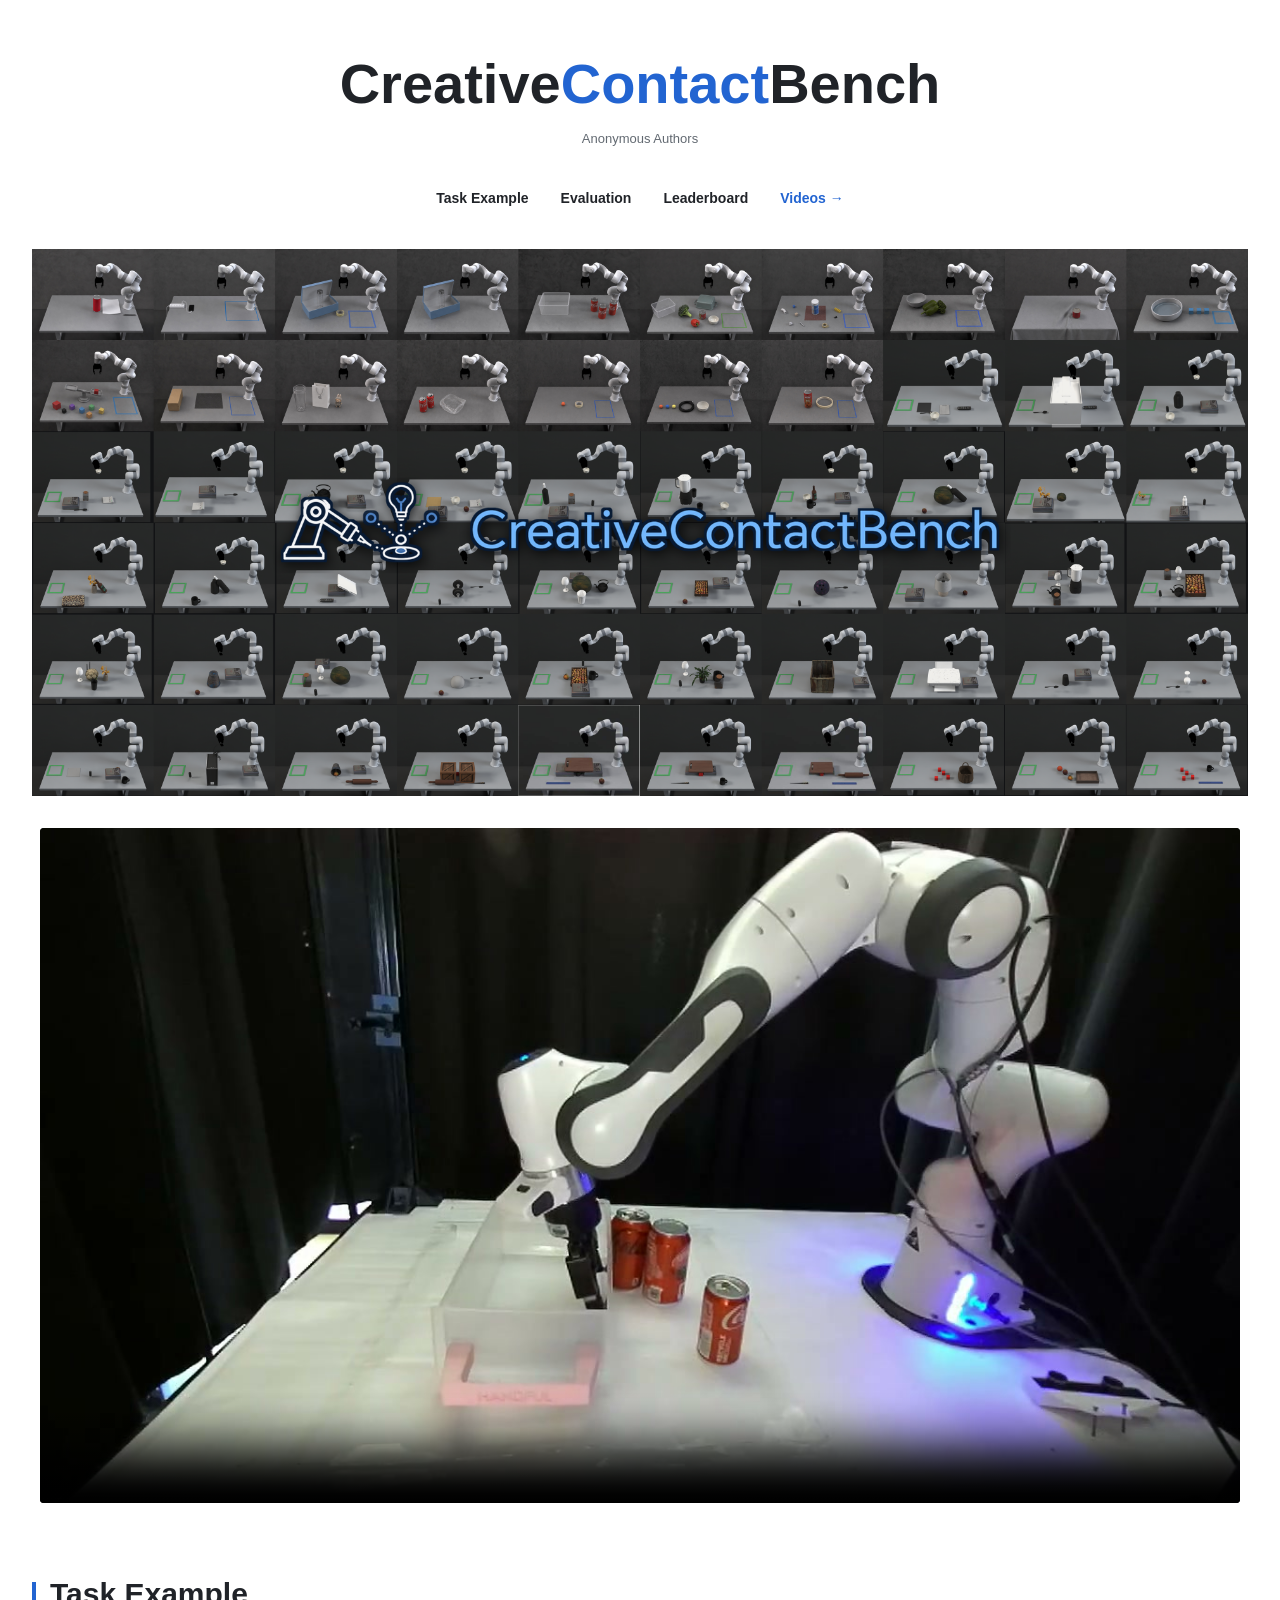
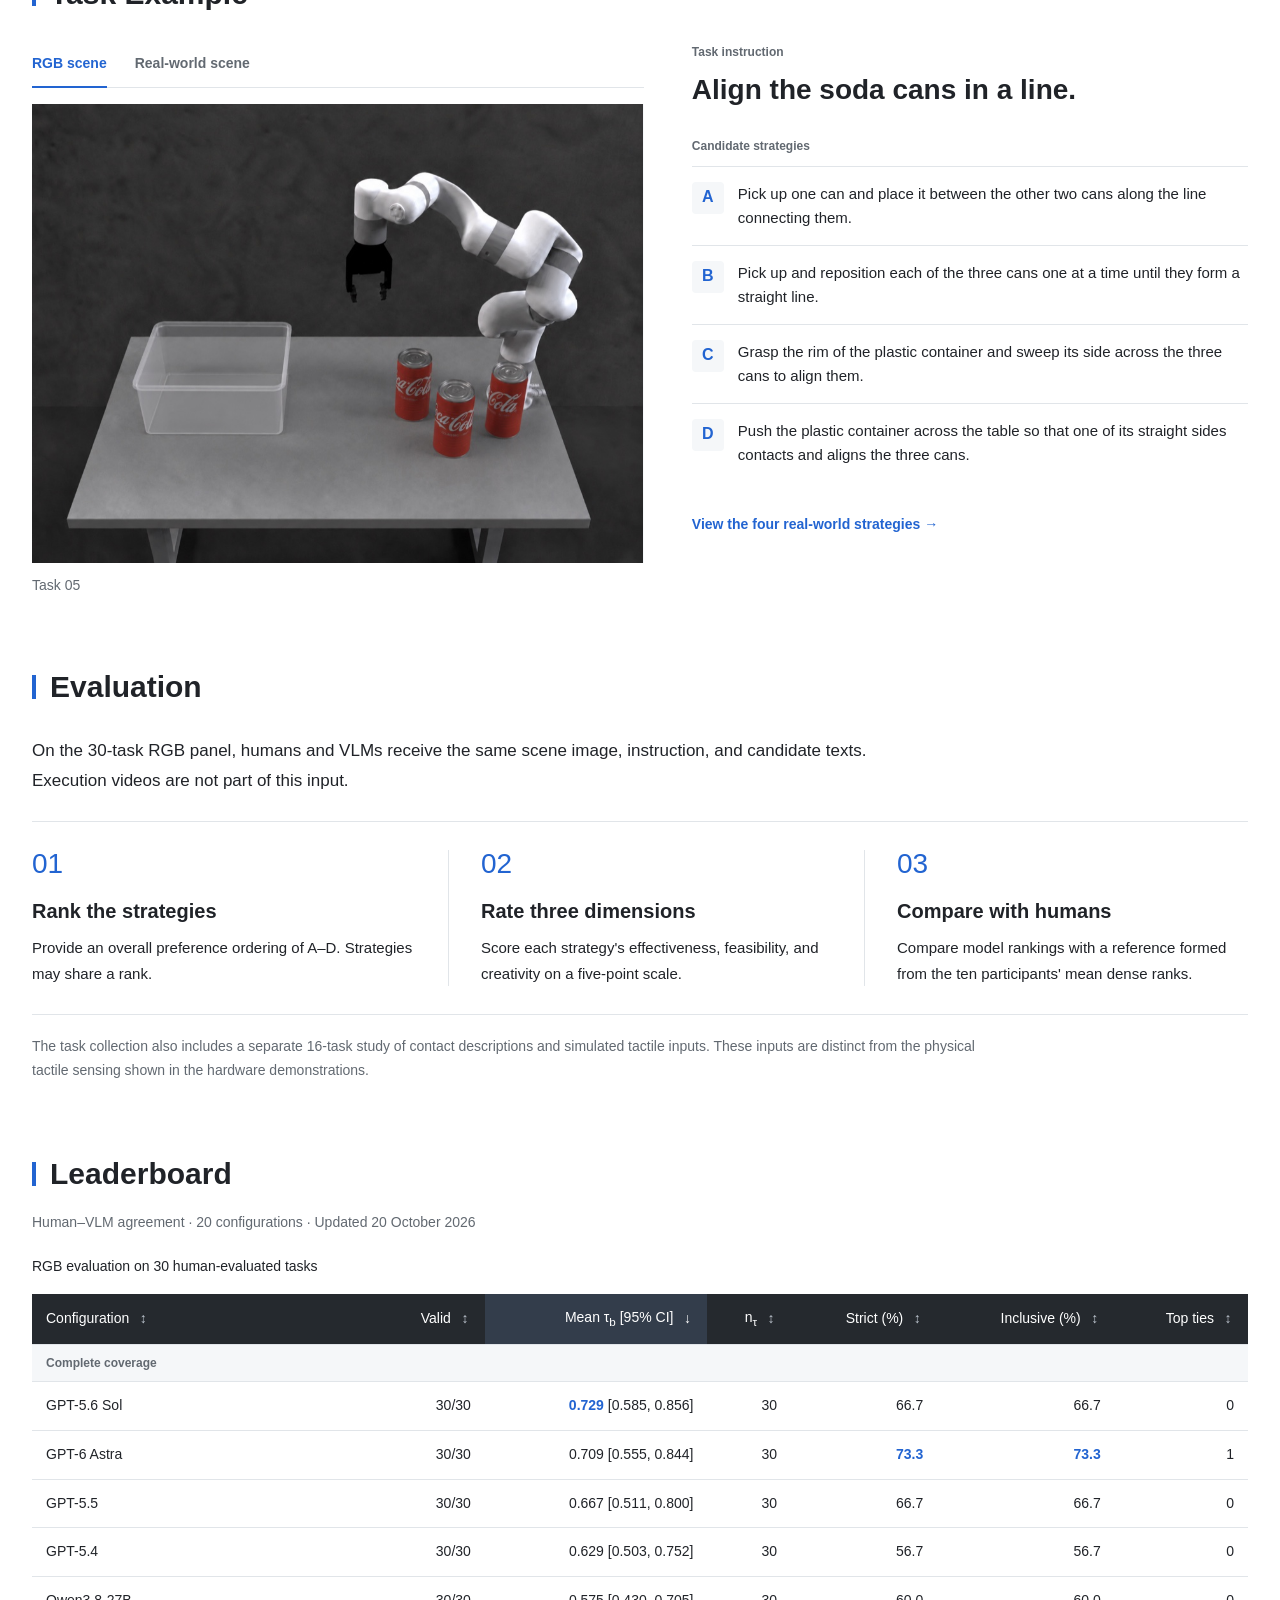
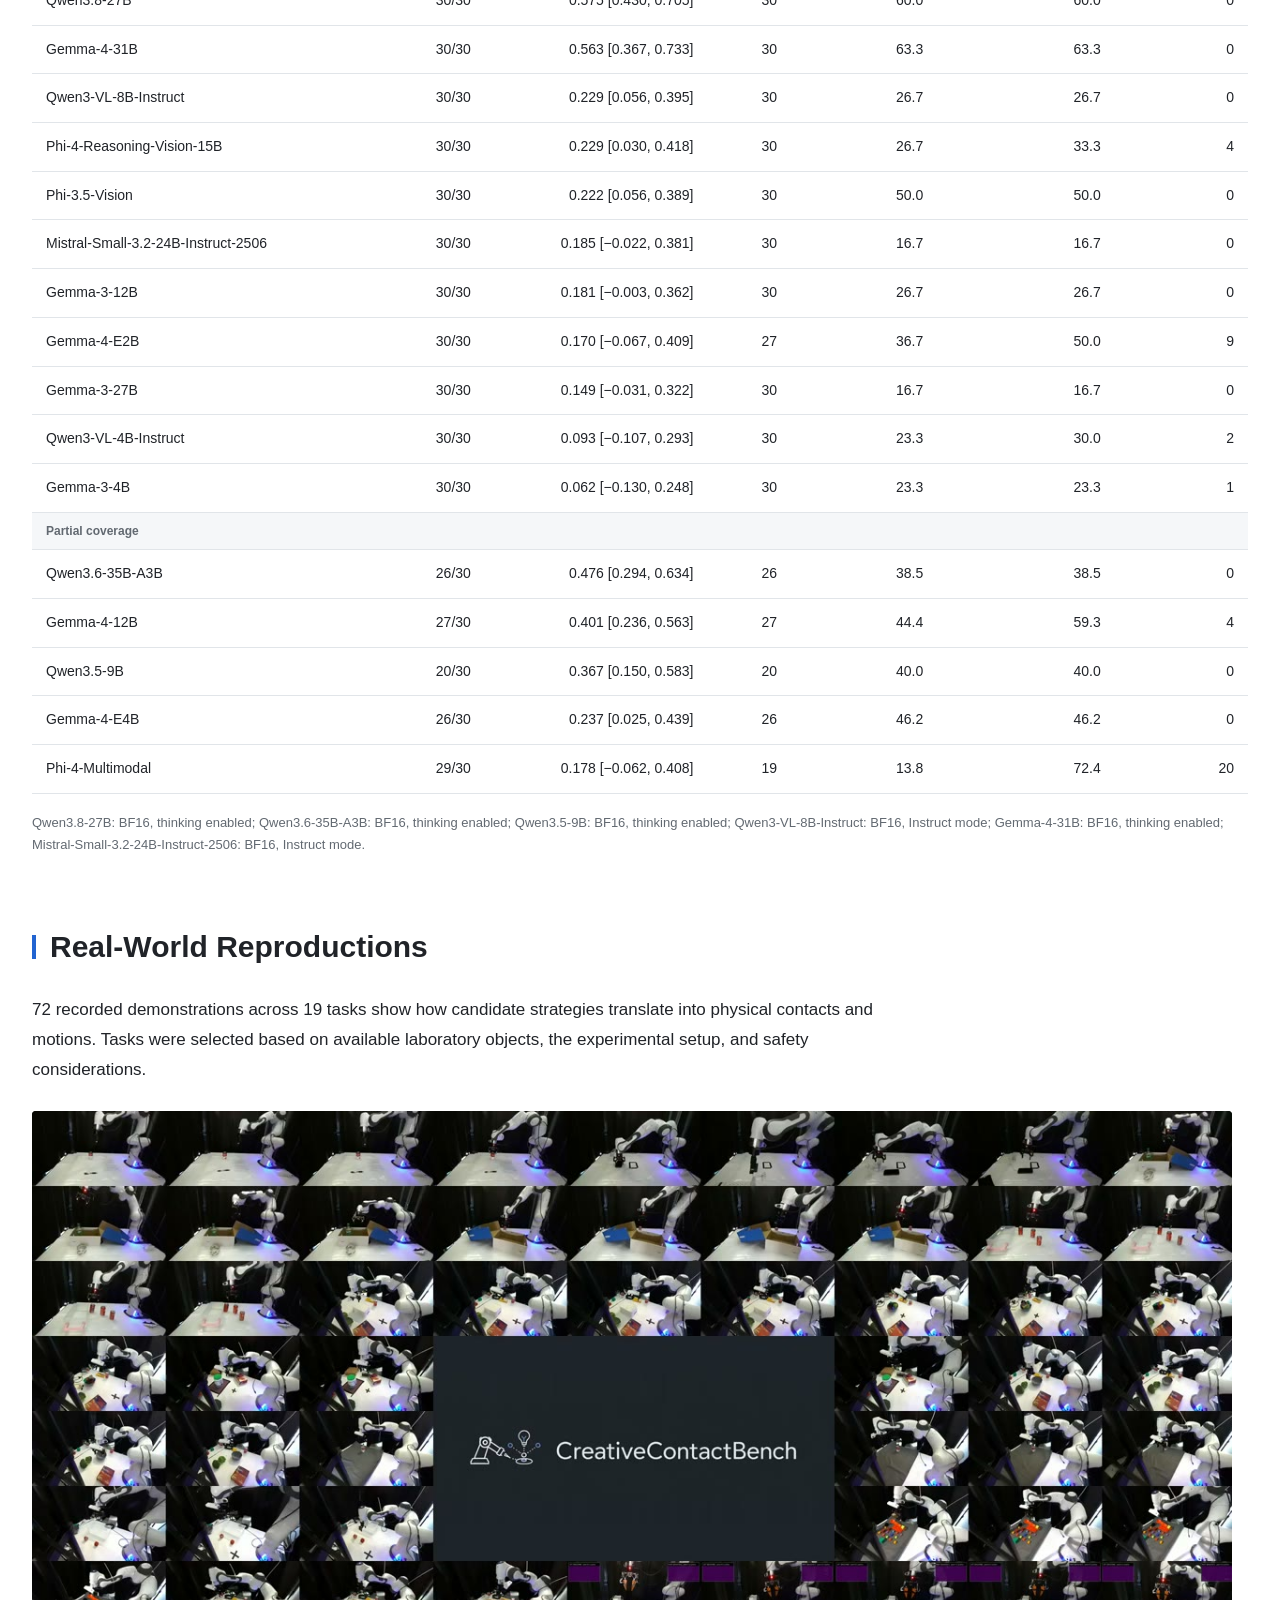
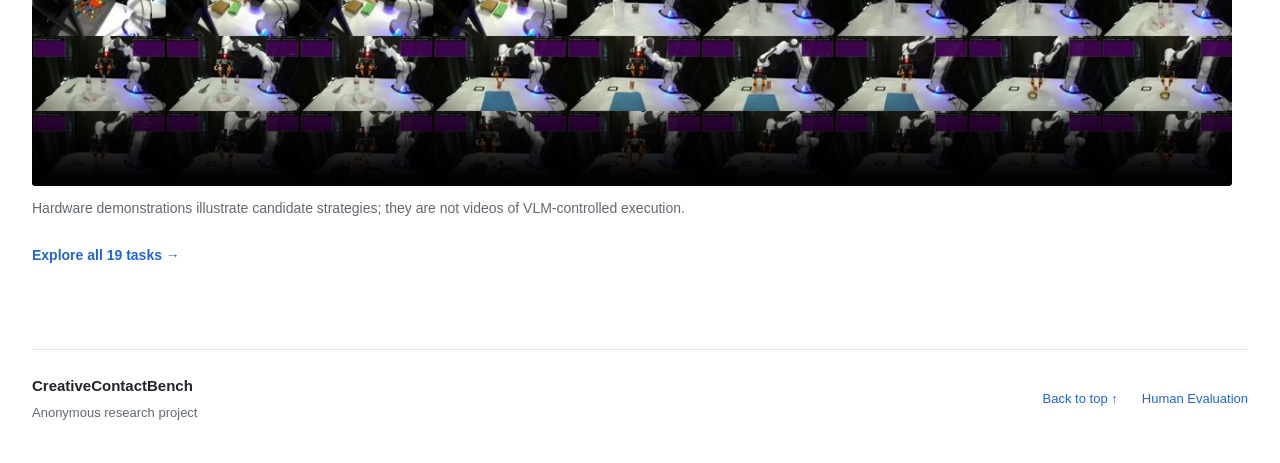
<file: index.html>
<!doctype html>
<html lang="en">
  <head>
    <meta charset="utf-8" />
    <meta name="viewport" content="width=device-width, initial-scale=1" />
    <title>CreativeContactBench</title>
    <meta
      name="description"
      content="A benchmark for recognizing useful, non-obvious, and physically feasible manipulation strategies. Explore tasks, human-VLM agreement, and real-world demonstrations."
    />
    <link rel="icon" href="data:," />
    <link rel="stylesheet" href="styles.css?v=20261004-home" />
    <link rel="stylesheet" href="home.css?v=20261020-note-wrap" />
    <script src="home.js?v=20261005-refine-1" defer></script>
    <script src="leaderboard.js?v=20261005-sort" defer></script>
  </head>
  <body>
    <a class="skip-link" href="#project-video">Skip to content</a>
    <main class="page home-page">
      <header class="hero" id="top">
        <h1>Creative<span class="brand-accent">Contact</span>Bench</h1>

        <p class="authors">
          Anonymous Authors
        </p>

        <nav class="links" aria-label="Project links">
          <a href="#task-example">Task Example</a>
          <a href="#evaluation">Evaluation</a>
          <a href="#results">Leaderboard</a>
          <a href="./videos/index.html">Videos &rarr;</a>
        </nav>
      </header>

      <figure class="scene-overview">
        <img class="rgb-overview-poster" src="./assets/images/creativecontactbench-rgb-poster-overlay.png" alt="CreativeContactBench RGB poster showing benchmark scenes around the project logo" width="3840" height="1728" fetchpriority="high" />
      </figure>

      <figure class="project-film" id="project-video">
        <video controls playsinline preload="none" width="1920" height="1080" poster="./assets/images/project-film-contact.jpg" aria-label="CreativeContactBench full project video" data-home-video>
          <source src="./assets/video/CCB_sup_v5.mp4" type="video/mp4" />
          <a href="./assets/video/CCB_sup_v5.mp4">Open the project video</a>
        </video>
        <p class="media-fallback" hidden>The video could not be loaded. <a href="./assets/video/CCB_sup_v5.mp4">Open the MP4</a>.</p>
      </figure>

      <section class="section" id="task-example" aria-labelledby="example-title">
        <h2 id="example-title">Task Example</h2>
        <div class="example-layout">
          <figure class="example-scene">
            <div class="scene-tabs" role="tablist" aria-label="Task 05 scene" hidden>
              <button type="button" id="rgb-tab" role="tab" aria-controls="rgb-scene" aria-selected="true">RGB scene</button>
              <button type="button" id="real-tab" role="tab" aria-controls="real-scene" aria-selected="false" tabindex="-1">Real-world scene</button>
            </div>
            <div id="rgb-scene" class="scene-panel" role="tabpanel" aria-labelledby="rgb-tab" tabindex="0">
              <img src="./videos/posters/task-05.jpg" alt="An RGB scene with a robot, three soda cans, and a plastic container on a table" width="800" height="600" loading="lazy" decoding="async" />
            </div>
            <div id="real-scene" class="scene-panel" role="tabpanel" aria-labelledby="real-tab" tabindex="0" hidden>
              <img src="./assets/images/task05-real-initial.png" alt="The real-world Task 05 setup: a robot above three soda cans and a plastic container" width="1280" height="720" loading="lazy" decoding="async" />
            </div>
            <figcaption>Task 05</figcaption>
          </figure>
          <div class="example-options">
            <p class="section-label">Task instruction</p>
            <h3>Align the soda cans in a line.</h3>
            <p class="section-label">Candidate strategies</p>
            <ol class="strategy-list" type="A">
              <li><span class="strategy-letter" aria-hidden="true">A</span><p>Pick up one can and place it between the other two cans along the line connecting them.</p></li>
              <li><span class="strategy-letter" aria-hidden="true">B</span><p>Pick up and reposition each of the three cans one at a time until they form a straight line.</p></li>
              <li><span class="strategy-letter" aria-hidden="true">C</span><p>Grasp the rim of the plastic container and sweep its side across the three cans to align them.</p></li>
              <li><span class="strategy-letter" aria-hidden="true">D</span><p>Push the plastic container across the table so that one of its straight sides contacts and aligns the three cans.</p></li>
            </ol>
            <a class="text-link" href="./videos/task.html?id=task-5">View the four real-world strategies &rarr;</a>
          </div>
        </div>
      </section>

      <section class="section" id="evaluation" aria-labelledby="evaluation-title">
        <h2 id="evaluation-title">Evaluation</h2>
        <p class="section-intro">On the 30-task RGB panel, humans and VLMs receive the same scene image, instruction, and candidate texts. Execution videos are not part of this input.</p>
        <div class="evaluation-steps">
          <div><span class="step-number" aria-hidden="true">01</span><h3>Rank the strategies</h3><p>Provide an overall preference ordering of A&ndash;D. Strategies may share a rank.</p></div>
          <div><span class="step-number" aria-hidden="true">02</span><h3>Rate three dimensions</h3><p>Score each strategy's effectiveness, feasibility, and creativity on a five-point scale.</p></div>
          <div><span class="step-number" aria-hidden="true">03</span><h3>Compare with humans</h3><p>Compare model rankings with a reference formed from the ten participants' mean dense ranks.</p></div>
        </div>
        <p class="scope-note">The task collection also includes a separate 16-task study of contact descriptions and simulated tactile inputs. These inputs are distinct from the physical tactile sensing shown in the hardware demonstrations.</p>
      </section>

      <section class="section" id="results" aria-labelledby="results-title">
        <h2 id="results-title">Leaderboard</h2>
        <p class="results-context">Human&ndash;VLM agreement &middot; 20 configurations &middot; Updated 20 October 2026</p>
        <div class="leaderboard-scroll" role="region" aria-labelledby="results-title" tabindex="0">
          <table class="leaderboard" aria-describedby="leaderboard-notes">
            <caption>RGB evaluation on 30 human-evaluated tasks</caption>
            <thead>
              <tr>
                <th scope="col" data-sort-type="text">Configuration</th>
                <th scope="col" data-sort-type="ratio">Valid</th>
                <th scope="col" data-sort-type="number" data-sort-default="descending">Mean &tau;<sub>b</sub> [95% CI]</th>
                <th scope="col" data-sort-type="number">n<sub>&tau;</sub></th>
                <th scope="col" data-sort-type="number">Strict (%)</th>
                <th scope="col" data-sort-type="number">Inclusive (%)</th>
                <th scope="col" data-sort-type="number">Top ties</th>
              </tr>
            </thead>
            <tbody aria-label="Complete coverage">
              <tr class="leaderboard-group"><th colspan="7" scope="rowgroup">Complete coverage</th></tr>
              <tr><th scope="row">GPT-5.6 Sol</th><td>30/30</td><td><strong>0.729</strong> [0.585, 0.856]</td><td>30</td><td title="20/30 eligible valid tasks">66.7</td><td title="20/30 eligible valid tasks">66.7</td><td>0</td></tr>
              <tr><th scope="row">GPT-6 Astra</th><td>30/30</td><td>0.709 [0.555, 0.844]</td><td>30</td><td title="22/30 eligible valid tasks"><strong>73.3</strong></td><td title="22/30 eligible valid tasks"><strong>73.3</strong></td><td>1</td></tr>
              <tr><th scope="row">GPT-5.5</th><td>30/30</td><td>0.667 [0.511, 0.800]</td><td>30</td><td title="20/30 eligible valid tasks">66.7</td><td title="20/30 eligible valid tasks">66.7</td><td>0</td></tr>
              <tr><th scope="row">GPT-5.4</th><td>30/30</td><td>0.629 [0.503, 0.752]</td><td>30</td><td title="17/30 eligible valid tasks">56.7</td><td title="17/30 eligible valid tasks">56.7</td><td>0</td></tr>
              <tr><th scope="row">Qwen3.8-27B</th><td>30/30</td><td>0.575 [0.430, 0.705]</td><td>30</td><td title="18/30 eligible valid tasks">60.0</td><td title="18/30 eligible valid tasks">60.0</td><td>0</td></tr>
              <tr><th scope="row">Gemma-4-31B</th><td>30/30</td><td>0.563 [0.367, 0.733]</td><td>30</td><td title="19/30 eligible valid tasks">63.3</td><td title="19/30 eligible valid tasks">63.3</td><td>0</td></tr>
              <tr><th scope="row">Qwen3-VL-8B-Instruct</th><td>30/30</td><td>0.229 [0.056, 0.395]</td><td>30</td><td title="8/30 eligible valid tasks">26.7</td><td title="8/30 eligible valid tasks">26.7</td><td>0</td></tr>
              <tr><th scope="row">Phi-4-Reasoning-Vision-15B</th><td>30/30</td><td>0.229 [0.030, 0.418]</td><td>30</td><td title="8/30 eligible valid tasks">26.7</td><td title="10/30 eligible valid tasks">33.3</td><td>4</td></tr>
              <tr><th scope="row">Phi-3.5-Vision</th><td>30/30</td><td>0.222 [0.056, 0.389]</td><td>30</td><td title="15/30 eligible valid tasks">50.0</td><td title="15/30 eligible valid tasks">50.0</td><td>0</td></tr>
              <tr><th scope="row">Mistral-Small-3.2-24B-Instruct-2506</th><td>30/30</td><td>0.185 [−0.022, 0.381]</td><td>30</td><td title="5/30 eligible valid tasks">16.7</td><td title="5/30 eligible valid tasks">16.7</td><td>0</td></tr>
              <tr><th scope="row">Gemma-3-12B</th><td>30/30</td><td>0.181 [−0.003, 0.362]</td><td>30</td><td title="8/30 eligible valid tasks">26.7</td><td title="8/30 eligible valid tasks">26.7</td><td>0</td></tr>
              <tr><th scope="row">Gemma-4-E2B</th><td>30/30</td><td>0.170 [−0.067, 0.409]</td><td>27</td><td title="11/30 eligible valid tasks">36.7</td><td title="15/30 eligible valid tasks">50.0</td><td>9</td></tr>
              <tr><th scope="row">Gemma-3-27B</th><td>30/30</td><td>0.149 [−0.031, 0.322]</td><td>30</td><td title="5/30 eligible valid tasks">16.7</td><td title="5/30 eligible valid tasks">16.7</td><td>0</td></tr>
              <tr><th scope="row">Qwen3-VL-4B-Instruct</th><td>30/30</td><td>0.093 [−0.107, 0.293]</td><td>30</td><td title="7/30 eligible valid tasks">23.3</td><td title="9/30 eligible valid tasks">30.0</td><td>2</td></tr>
              <tr><th scope="row">Gemma-3-4B</th><td>30/30</td><td>0.062 [−0.130, 0.248]</td><td>30</td><td title="7/30 eligible valid tasks">23.3</td><td title="7/30 eligible valid tasks">23.3</td><td>1</td></tr>
            </tbody>
            <tbody aria-label="Partial coverage">
              <tr class="leaderboard-group"><th colspan="7" scope="rowgroup">Partial coverage</th></tr>
              <tr><th scope="row">Qwen3.6-35B-A3B</th><td>26/30</td><td>0.476 [0.294, 0.634]</td><td>26</td><td title="10/26 eligible valid tasks">38.5</td><td title="10/26 eligible valid tasks">38.5</td><td>0</td></tr>
              <tr><th scope="row">Gemma-4-12B</th><td>27/30</td><td>0.401 [0.236, 0.563]</td><td>27</td><td title="12/27 eligible valid tasks">44.4</td><td title="16/27 eligible valid tasks">59.3</td><td>4</td></tr>
              <tr><th scope="row">Qwen3.5-9B</th><td>20/30</td><td>0.367 [0.150, 0.583]</td><td>20</td><td title="8/20 eligible valid tasks">40.0</td><td title="8/20 eligible valid tasks">40.0</td><td>0</td></tr>
              <tr><th scope="row">Gemma-4-E4B</th><td>26/30</td><td>0.237 [0.025, 0.439]</td><td>26</td><td title="12/26 eligible valid tasks">46.2</td><td title="12/26 eligible valid tasks">46.2</td><td>0</td></tr>
              <tr><th scope="row">Phi-4-Multimodal</th><td>29/30</td><td>0.178 [−0.062, 0.408]</td><td>19</td><td title="4/29 eligible valid tasks">13.8</td><td title="21/29 eligible valid tasks">72.4</td><td>20</td></tr>
            </tbody>
          </table>
        </div>
        <p class="leaderboard-notes" id="leaderboard-notes">
          <span class="model-note">Qwen3.8-27B: BF16, thinking enabled;</span>
          <span class="model-note">Qwen3.6-35B-A3B: BF16, thinking enabled;</span>
          <span class="model-note">Qwen3.5-9B: BF16, thinking enabled;</span>
          <span class="model-note">Qwen3-VL-8B-Instruct: BF16, Instruct mode;</span>
          <span class="model-note">Gemma-4-31B: BF16, thinking enabled;</span>
          <span class="model-note">Mistral-Small-3.2-24B-Instruct-2506: BF16, Instruct mode.</span>
        </p>
      </section>

      <section class="section" id="reproductions" aria-labelledby="reproductions-title">
        <h2 id="reproductions-title">Real-World Reproductions</h2>
        <p class="section-intro">72 recorded demonstrations across 19 tasks show how candidate strategies translate into physical contacts and motions. Tasks were selected based on available laboratory objects, the experimental setup, and safety considerations.</p>
        <figure class="reproduction-film">
          <video controls loop muted playsinline preload="none" poster="./assets/images/reproductions-cover.jpg" aria-label="A montage of real-world robot demonstrations" data-home-video>
            <source src="./assets/video/creativecontactbench-animated-poster.mp4" type="video/mp4" />
            <a href="./videos/index.html">Browse the real-world demonstrations</a>
          </video>
          <p class="media-fallback" hidden>The preview could not be loaded. <a href="./videos/index.html">Browse the task videos</a>.</p>
          <figcaption>Hardware demonstrations illustrate candidate strategies; they are not videos of VLM-controlled execution.</figcaption>
        </figure>
        <a class="text-link gallery-link" href="./videos/index.html">Explore all 19 tasks &rarr;</a>
      </section>

      <footer class="footer">
        <p>CreativeContactBench</p>
        <p>Anonymous research project</p>
        <nav aria-label="Footer links"><a href="#top">Back to top &uarr;</a><a href="./human-eval/">Human Evaluation</a></nav>
      </footer>
    </main>
  </body>
</html>
</file>
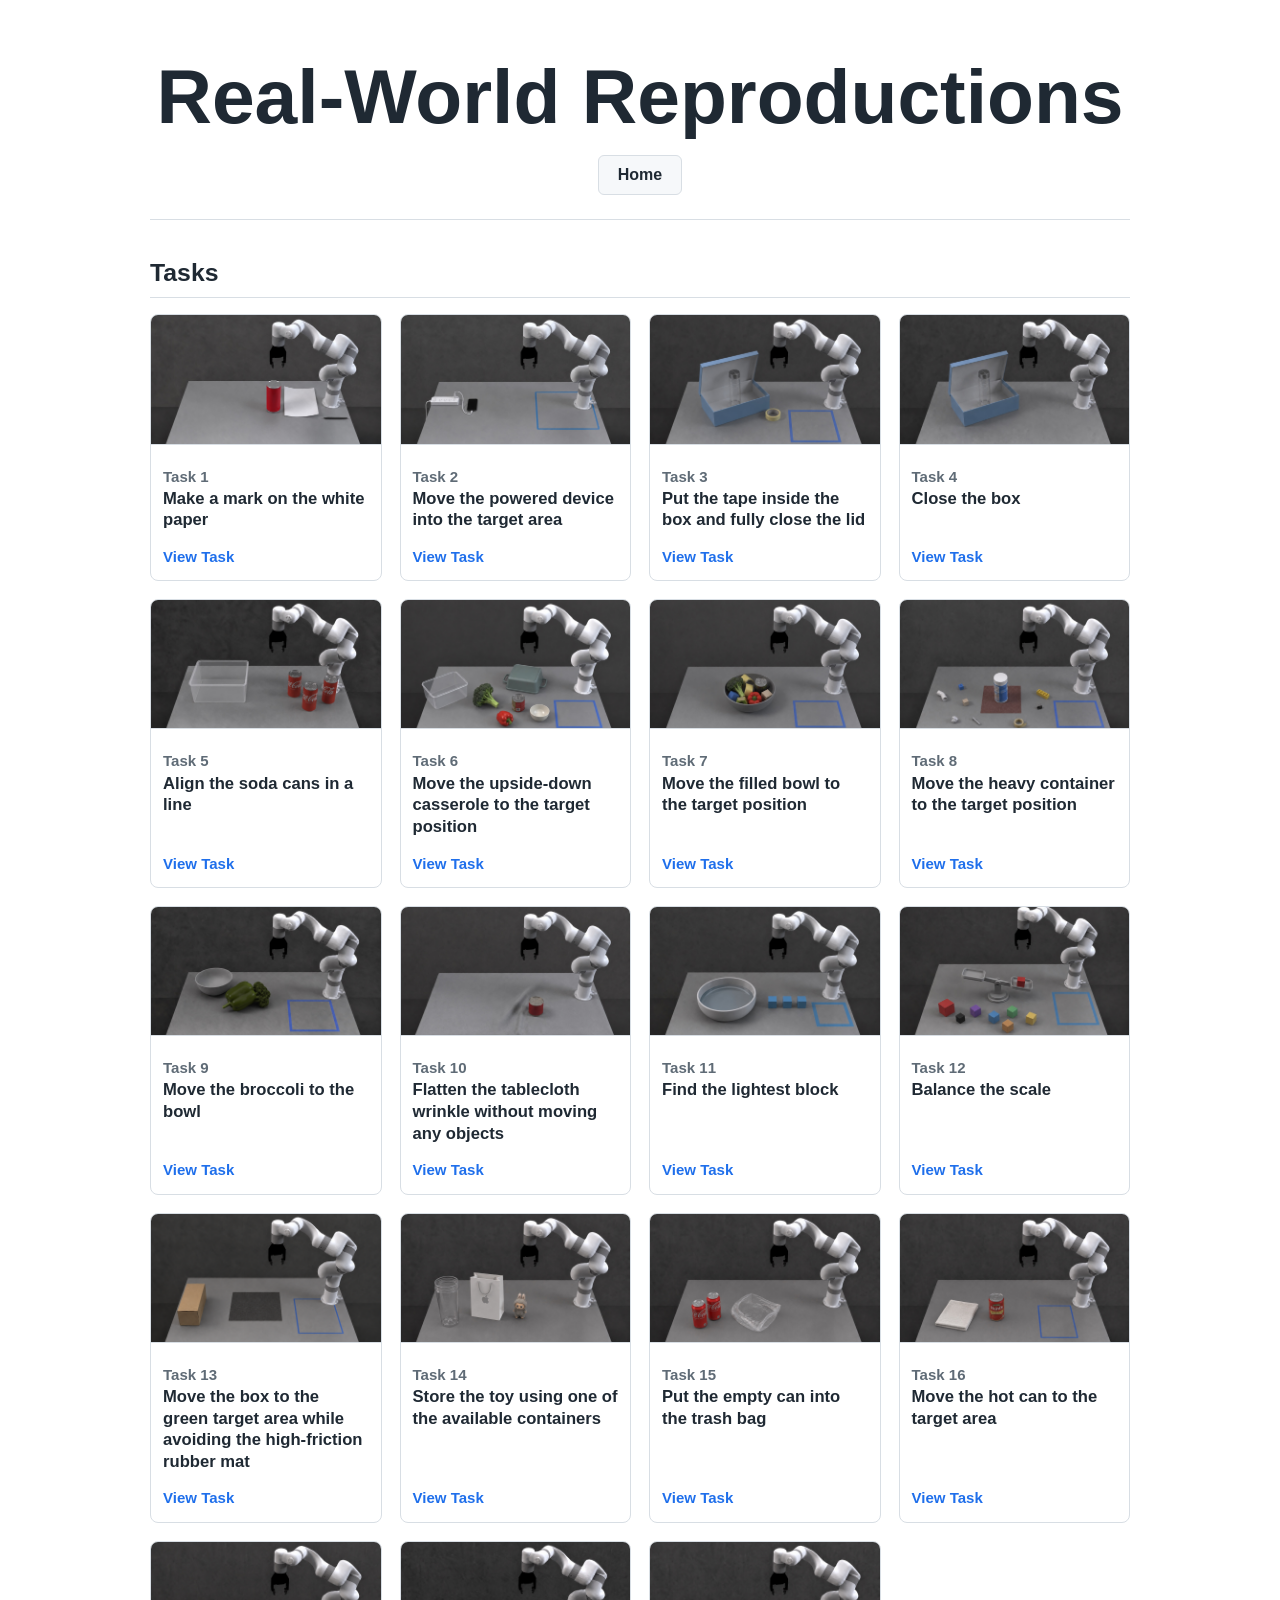
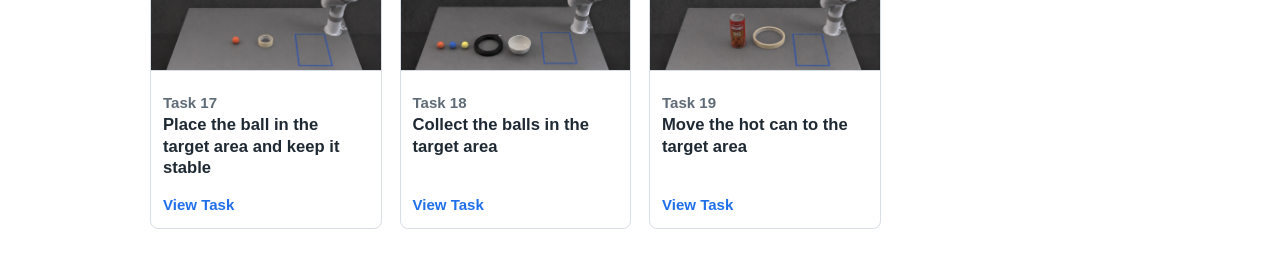
<file: videos/index.html>
<!doctype html>
<html lang="en">
  <head>
    <meta charset="utf-8" />
    <meta name="viewport" content="width=device-width, initial-scale=1" />
    <title>Real-World Reproductions | CreativeContactBench</title>
    <meta name="description" content="CreativeContactBench real-world reproduction videos." />
    <link rel="icon" href="data:," />
    <link rel="stylesheet" href="../styles.css?v=20260819-public-gallery" />
  </head>
  <body>
    <main class="page">
      <header class="hero gallery-hero">
        <h1>Real-World Reproductions</h1>
        <nav class="links" aria-label="Video page links">
          <a href="../index.html">Home</a>
        </nav>
      </header>

      <section class="section" aria-labelledby="gallery-title">
        <h2 id="gallery-title">Tasks</h2>
        <div class="task-grid" id="task-grid" aria-live="polite"></div>
      </section>
    </main>

    <script src="./tasks.js?v=20260819-public-gallery"></script>
    <script src="./gallery.js?v=20260819-public-gallery"></script>
  </body>
</html>
</file>
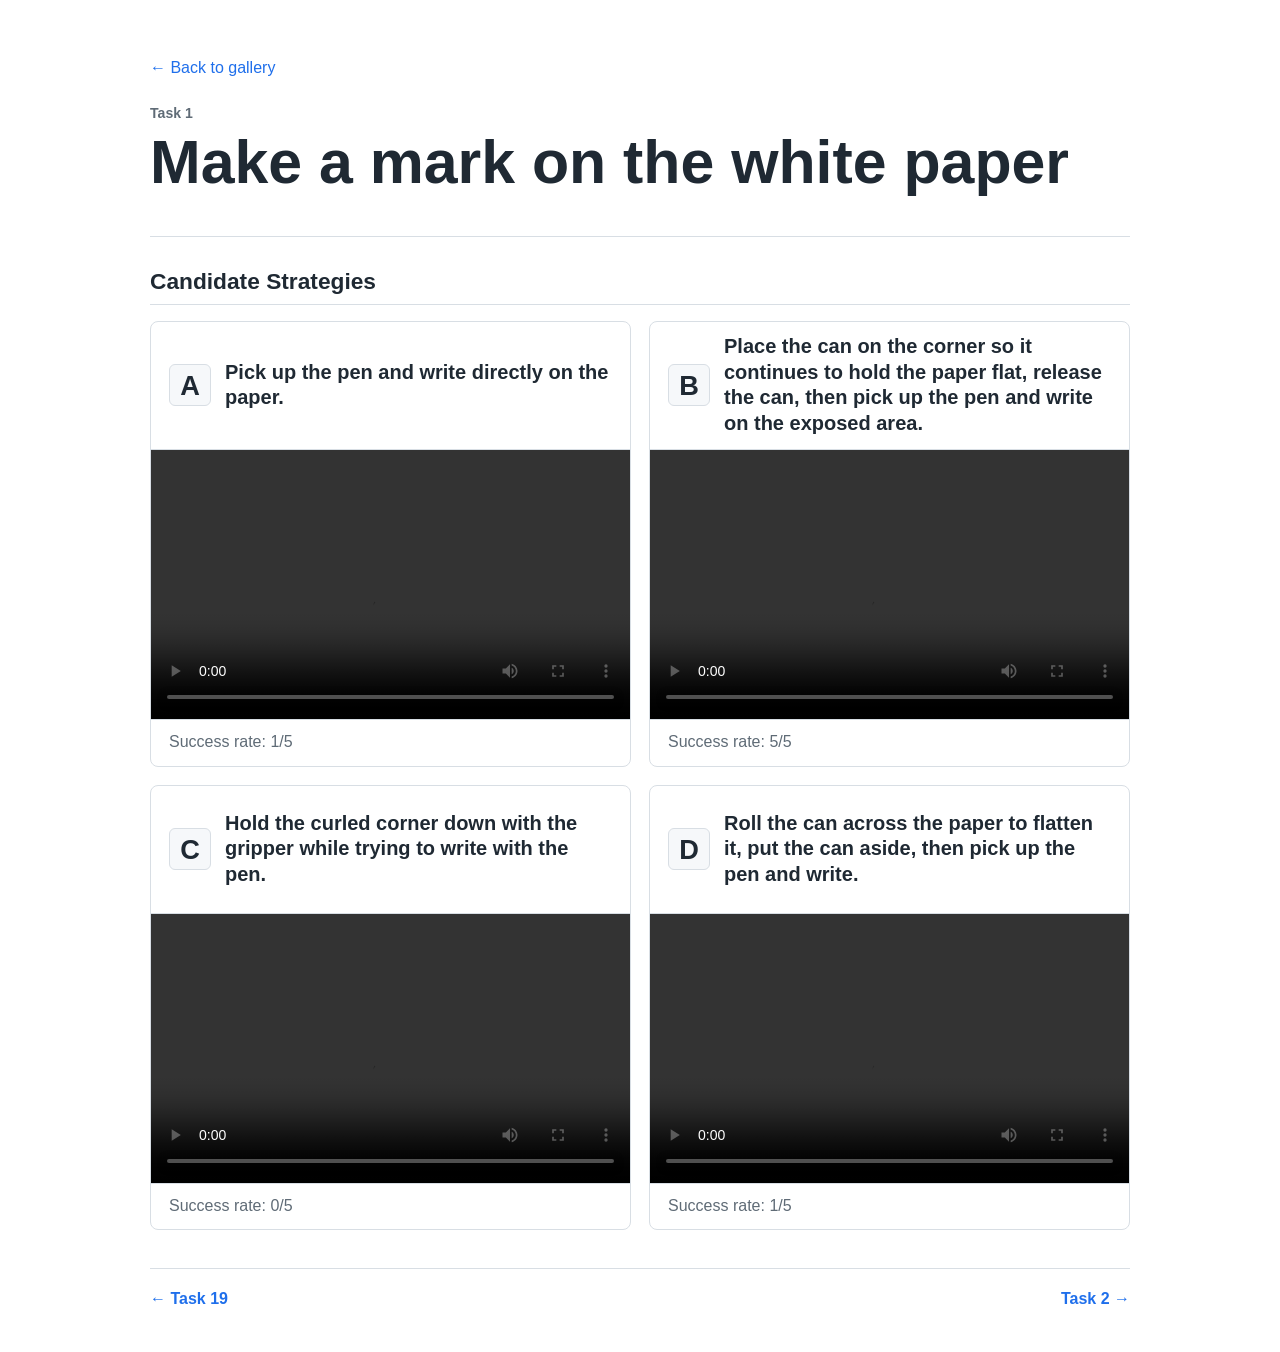
<file: videos/task.html>
<!doctype html>
<html lang="en">
  <head>
    <meta charset="utf-8" />
    <meta name="viewport" content="width=device-width, initial-scale=1" />
    <title>Task | CreativeContactBench</title>
    <meta name="description" content="CreativeContactBench task detail." />
    <link rel="icon" href="data:," />
    <link rel="stylesheet" href="../styles.css?v=20260819-public-gallery" />
  </head>
  <body>
    <main class="page">
      <p class="back-link"><a href="./index.html">← Back to gallery</a></p>

      <header class="task-hero">
        <p class="task-number" id="task-number">Task</p>
        <h1 id="task-title">Task</h1>
        <div class="badge-row" id="task-badges"></div>
      </header>

      <section class="section" aria-labelledby="strategies-title">
        <h2 id="strategies-title">Candidate Strategies</h2>
        <div class="video-grid detail-grid" id="option-grid"></div>
      </section>

      <nav class="task-nav" aria-label="Task navigation">
        <a id="previous-task" href="#">Previous task</a>
        <a id="next-task" href="#">Next task</a>
      </nav>
    </main>

    <script src="./tasks.js?v=20260916-task11-13-videos"></script>
    <script src="./task.js?v=20260819-public-gallery"></script>
  </body>
</html>
</file>
<file: styles.css>
:root {
  --bg: #ffffff;
  --text: #1f2933;
  --muted: #5f6b76;
  --line: #d8dee4;
  --soft: #f6f8fa;
  --link: #1f6feb;
}

* {
  box-sizing: border-box;
}

html {
  scroll-behavior: smooth;
}

body {
  margin: 0;
  background: var(--bg);
  color: var(--text);
  font-family:
    -apple-system, BlinkMacSystemFont, "Segoe UI", Helvetica, Arial, sans-serif;
  line-height: 1.55;
}

a {
  color: var(--link);
  text-decoration: none;
}

a:hover,
a:focus-visible {
  text-decoration: underline;
}

.page {
  width: min(980px, calc(100% - 32px));
  margin: 0 auto;
  padding: 56px 0 40px;
}

.hero {
  text-align: center;
  padding-bottom: 34px;
  border-bottom: 1px solid var(--line);
}

.gallery-hero {
  padding-bottom: 24px;
}

h1 {
  margin: 0;
  font-size: clamp(2.4rem, 7vw, 4.8rem);
  line-height: 1.05;
  font-weight: 750;
  letter-spacing: 0;
}

.subtitle {
  margin: 14px auto 0;
  color: var(--muted);
  font-size: 1.25rem;
}

.authors,
.affiliations {
  margin: 14px auto 0;
  color: var(--text);
}

.affiliations {
  margin-top: 4px;
  color: var(--muted);
}

.links {
  display: flex;
  flex-wrap: wrap;
  justify-content: center;
  gap: 10px;
  margin-top: 22px;
}

.gallery-hero .links {
  margin-top: 18px;
}

.links a {
  display: inline-flex;
  align-items: center;
  justify-content: center;
  min-width: 84px;
  min-height: 36px;
  padding: 7px 14px;
  color: var(--text);
  background: var(--soft);
  border: 1px solid var(--line);
  border-radius: 6px;
  font-weight: 600;
}

.links a:hover,
.links a:focus-visible {
  background: #eef2f6;
  text-decoration: none;
}

.section {
  padding: 38px 0 0;
}

h2 {
  margin: 0 0 16px;
  padding-bottom: 8px;
  border-bottom: 1px solid var(--line);
  font-size: 1.55rem;
  line-height: 1.25;
  font-weight: 700;
  letter-spacing: 0;
}

.placeholder {
  min-height: 88px;
  padding: 18px;
  color: var(--muted);
  background: var(--soft);
  border: 1px dashed var(--line);
  border-radius: 6px;
}

.placeholder p {
  margin: 0;
}

.leaderboard-scroll {
  overflow-x: auto;
  border: 1px solid var(--line);
  border-radius: 6px;
}

.leaderboard-scroll:focus-visible {
  outline: 2px solid var(--link);
  outline-offset: 3px;
}

.leaderboard {
  width: 100%;
  border-collapse: collapse;
  font-size: 0.875rem;
  font-variant-numeric: tabular-nums;
}

.leaderboard caption {
  padding: 12px 14px;
  text-align: left;
  font-weight: 600;
}

.leaderboard th,
.leaderboard td {
  padding: 10px 12px;
  border-top: 1px solid var(--line);
  white-space: nowrap;
  text-align: right;
}

.leaderboard th:first-child {
  text-align: left;
}

.leaderboard thead,
.leaderboard-group {
  background: var(--soft);
}

.leaderboard th[scope="row"] {
  font-weight: 500;
}

.leaderboard .leaderboard-group th {
  color: var(--muted);
  padding-block: 8px;
  font-weight: 600;
}

.leaderboard-notes {
  margin: 12px 0 0;
  font-size: 0.875rem;
  color: var(--muted);
}

.task-grid {
  display: grid;
  grid-template-columns: repeat(4, minmax(0, 1fr));
  gap: 18px;
}

.task-card {
  background: var(--bg);
  border: 1px solid var(--line);
  border-radius: 8px;
  overflow: hidden;
  transition:
    border-color 160ms ease,
    transform 160ms ease,
    box-shadow 160ms ease;
}

.task-card:hover,
.task-card:focus-within {
  border-color: #aeb8c2;
  box-shadow: 0 10px 24px rgba(31, 41, 51, 0.08);
  transform: translateY(-2px);
}

.task-card a {
  display: flex;
  flex-direction: column;
  height: 100%;
  color: inherit;
  cursor: pointer;
}

.task-card a:hover,
.task-card a:focus-visible {
  text-decoration: none;
}

.task-card a:focus-visible {
  outline: 2px solid var(--link);
  outline-offset: -2px;
}

.task-poster {
  position: relative;
  aspect-ratio: 16 / 9;
  background: var(--soft);
  border-bottom: 1px solid var(--line);
  overflow: hidden;
}

.task-poster img {
  display: block;
  width: 100%;
  height: 100%;
  object-fit: cover;
}

.poster-fallback,
.video-missing,
#poster-fallback {
  display: grid;
  place-items: center;
  width: 100%;
  height: 100%;
  padding: 16px;
  color: var(--muted);
  text-align: center;
}

.task-card-body {
  display: flex;
  flex: 1;
  flex-direction: column;
  padding: 12px;
}

.task-number {
  margin: 0 0 6px;
  color: var(--muted);
  font-size: 0.88rem;
  font-weight: 700;
}

.task-card h3 {
  margin: 0;
  font-size: 1.04rem;
  line-height: 1.3;
}

.task-card p {
  margin: 8px 0 0;
  color: var(--muted);
  font-size: 0.94rem;
}

.badge-row {
  display: flex;
  flex-wrap: wrap;
  gap: 6px;
  margin-top: 12px;
}

.badge-row span {
  display: inline-flex;
  align-items: center;
  min-height: 24px;
  padding: 3px 8px;
  color: var(--muted);
  background: var(--soft);
  border: 1px solid var(--line);
  border-radius: 999px;
  font-size: 0.78rem;
  font-weight: 600;
}

.view-task {
  font-weight: 650;
}

.view-task {
  margin-top: auto !important;
  padding-top: 14px;
  color: var(--link) !important;
}

.back-link {
  margin: 0 0 22px;
}

.task-hero {
  text-align: left;
  padding-bottom: 30px;
  border-bottom: 1px solid var(--line);
}

.task-hero h1 {
  font-size: clamp(2.1rem, 5vw, 3.8rem);
}

.task-hero + .section {
  padding-top: 30px;
}

#strategies-title {
  font-size: 1.42rem;
}

.video-grid {
  display: grid;
  grid-template-columns: repeat(2, minmax(0, 1fr));
  gap: 18px;
}

.video-card {
  margin: 0;
  padding: 0;
  border: 1px solid var(--line);
  border-radius: 8px;
  overflow: hidden;
  background: var(--bg);
}

.option-card {
  align-self: start;
}

.video-slot {
  position: relative;
  aspect-ratio: 16 / 9;
  background: #000;
  overflow: hidden;
}

.video-card video {
  display: block;
  width: 100%;
  height: 100%;
  background: #000;
}

.option-heading {
  display: flex;
  align-items: center;
  gap: 14px;
  min-height: 66px;
  padding: 12px 18px;
  border-bottom: 1px solid var(--line);
}

.option-letter {
  display: inline-flex;
  align-items: center;
  justify-content: center;
  flex: 0 0 auto;
  width: 42px;
  height: 42px;
  color: var(--text);
  background: var(--soft);
  border: 1px solid var(--line);
  border-radius: 6px;
  font-size: 1.7rem;
  font-weight: 750;
  line-height: 1;
}

.option-title {
  flex: 1 1 auto;
  min-width: 0;
  color: var(--text);
  font-size: 1.25rem;
  font-weight: 650;
  line-height: 1.28;
  text-align: left;
  overflow-wrap: anywhere;
}

.option-success {
  margin: 0;
  padding: 11px 18px 12px;
  color: var(--muted);
  border-top: 1px solid var(--line);
  font-size: 1rem;
  font-weight: 500;
  line-height: 1.4;
  text-align: left;
}

.task-nav {
  display: flex;
  justify-content: space-between;
  gap: 16px;
  margin-top: 38px;
  padding-top: 18px;
  border-top: 1px solid var(--line);
  font-weight: 650;
}

pre {
  overflow-x: auto;
  margin: 0;
  padding: 16px;
  background: var(--soft);
  border: 1px solid var(--line);
  border-radius: 6px;
}

.footer {
  margin-top: 44px;
  padding-top: 18px;
  border-top: 1px solid var(--line);
  color: var(--muted);
  text-align: center;
}

.footer p {
  margin: 0;
}

@media (max-width: 720px) {
  .page {
    width: min(100% - 24px, 980px);
    padding-top: 34px;
  }

  .task-grid {
    grid-template-columns: 1fr;
  }

  .video-grid {
    grid-template-columns: 1fr;
  }

  .option-heading {
    height: auto !important;
  }
}

@media (min-width: 721px) and (max-width: 980px) {
  .task-grid {
    grid-template-columns: repeat(2, minmax(0, 1fr));
  }
}

@media (min-width: 981px) and (max-width: 1180px) {
  .task-grid {
    grid-template-columns: repeat(3, minmax(0, 1fr));
  }
}
</file>
<file: home.css>
/* Home-only layout; task pages and their video grids keep their existing styles. */
.home-page {
  --text: #202328;
  --muted: #626971;
  --line: #e1e5e9;
  --soft: #f5f7f9;
  --link: #2264d1;
  width: min(1440px, calc(100% - 64px));
  padding-top: 52px;
  color: var(--text);
}

.skip-link {
  position: absolute;
  top: 8px;
  left: 16px;
  padding: 8px 12px;
  background: var(--bg);
  transform: translateY(-160%);
  z-index: 2;
}

.skip-link:focus { transform: none; }
.home-page :focus-visible { outline: 2px solid var(--link); outline-offset: 4px; }
.home-page [id] { scroll-margin-top: 28px; }
.home-page [hidden] { display: none !important; }
.home-page .hero { border: 0; padding-bottom: 28px; }
.home-page h1 { font-size: 56px; font-weight: 700; line-height: 1.16; overflow-wrap: anywhere; }
.brand-accent { color: var(--link); }
.home-page .subtitle { max-width: 720px; font-size: 20px; line-height: 1.5; margin-top: 16px; }
.home-page .authors { color: var(--muted); font-size: 13px; margin-top: 12px; }
.home-page .links { gap: 8px 32px; margin-top: 28px; }
.home-page .links a { position: relative; border: 0; border-radius: 0; background: none; min-width: 0; padding: 8px 0; min-height: 44px; font-size: 14px; font-weight: 600; }
.home-page .links a::after { content: ""; position: absolute; bottom: 2px; left: 0; right: 0; height: 2px; background: var(--link); transform: scaleX(0); transform-origin: left; transition: transform 160ms ease; }
.home-page .links a:hover, .home-page .links a:focus-visible { color: var(--link); text-decoration: none; }
.home-page .links a:hover::after, .home-page .links a:focus-visible::after { transform: scaleX(1); }
.home-page .links a:last-child { color: var(--link); }
.home-page figure { margin: 0; }
.home-page figcaption { margin-top: 12px; color: var(--muted); font-size: 14px; line-height: 1.55; }
.rgb-overview-poster { display: block; width: 100%; height: auto; aspect-ratio: 20 / 9; object-fit: contain; }
.home-page .project-film { width: min(1200px, 100%); margin: 32px auto 0; }
.project-film video { height: auto; }
.home-page .section { padding-top: 72px; }
.home-page h2 { display: flex; align-items: center; gap: 14px; font-size: 30px; padding-bottom: 0; margin-bottom: 30px; border: 0; }
.home-page h2::before { content: ""; flex: 0 0 4px; height: 24px; background: var(--link); }
.home-page h3 { font-size: 20px; line-height: 1.35; margin: 0 0 10px; font-weight: 600; }
.overview-copy { max-width: 870px; font-size: 18px; line-height: 1.75; }
.overview-copy p { margin: 0 0 14px; }
.study-facts { display: grid; grid-template-columns: repeat(4, minmax(0, 1fr)); border-block: 1px solid var(--line); padding: 24px 0; margin: 28px 0 36px; gap: 16px; }
.study-facts > div { display: flex; flex-direction: column-reverse; justify-content: end; gap: 4px; }
.study-facts dd { margin: 0; font-size: 34px; line-height: 1.2; font-weight: 650; font-variant-numeric: tabular-nums; }
.study-facts dt { font-size: 14px; color: var(--muted); }
.media-heading { display: flex; align-items: baseline; justify-content: space-between; gap: 16px; margin-bottom: 12px; }
.media-heading h3 { margin: 0; }
.media-heading span { color: var(--muted); font-size: 14px; }
.home-page video { width: 100%; display: block; aspect-ratio: 16 / 9; object-fit: contain; background: #121212; border-radius: 4px; }
.media-fallback { padding: 14px; margin: 0; border: 1px solid var(--line); }
.example-layout { display: grid; grid-template-columns: minmax(0, 1.1fr) minmax(0, 1fr); gap: 48px; align-items: start; }
.example-scene { min-width: 0; }
.scene-tabs { display: flex; gap: 28px; border-bottom: 1px solid var(--line); margin-bottom: 16px; }
.scene-tabs button { position: relative; appearance: none; border: 0; background: none; color: var(--muted); padding: 10px 0 12px; min-height: 44px; font: inherit; font-size: 14px; font-weight: 600; cursor: pointer; }
.scene-tabs button[aria-selected="true"] { color: var(--link); }
.scene-tabs button[aria-selected="true"]::after { content: ""; position: absolute; height: 2px; bottom: -1px; left: 0; right: 0; background: var(--link); }
.scene-tabs button:hover { color: var(--text); }
.scene-panel { aspect-ratio: 4 / 3; background: var(--soft); }
.example-scene img { display: block; width: 100%; height: 100%; object-fit: contain; }
.section-label { margin: 0 0 10px; font-size: 12px; font-weight: 600; color: var(--muted); }
.home-page .example-options h3 { font-size: 28px; margin-bottom: 28px; max-width: 430px; }
.strategy-list { list-style: none; margin: 0 0 22px; padding: 0; }
.strategy-list li { display: grid; grid-template-columns: 32px minmax(0, 1fr); gap: 14px; padding: 15px 0; border-top: 1px solid var(--line); }
.strategy-list p { margin: 0; font-size: 15px; line-height: 1.6; }
.strategy-letter { display: grid; place-items: center; align-self: start; width: 32px; height: 32px; background: var(--soft); color: var(--link); border-radius: 4px; font-size: 16px; font-weight: 650; }
.text-link { font-size: 14px; font-weight: 600; padding-block: 10px; display: inline-block; text-underline-offset: 4px; }
.section-intro { max-width: 870px; margin: 0 0 26px; font-size: 17px; line-height: 1.75; }
.evaluation-steps { display: grid; grid-template-columns: repeat(3, minmax(0, 1fr)); gap: 32px; padding: 28px 0; border-block: 1px solid var(--line); }
.evaluation-steps > div + div { padding-left: 32px; border-left: 1px solid var(--line); }
.step-number { color: var(--link); font-size: 28px; line-height: 1; font-weight: 500; font-variant-numeric: tabular-nums; display: block; margin-bottom: 20px; }
.evaluation-steps p { margin: 0; line-height: 1.7; font-size: 15px; }
.scope-note { margin: 20px 0 0; max-width: 960px; font-size: 14px; color: var(--muted); line-height: 1.7; }
.results-context { color: var(--muted); font-size: 14px; margin: -10px 0 22px; }
.home-page .leaderboard-scroll { border: 0; border-bottom: 1px solid var(--line); border-radius: 0; }
.home-page .leaderboard { font-size: 14px; }
.home-page .leaderboard caption { padding: 0 0 16px; font-weight: 500; }
.home-page .leaderboard td, .home-page .leaderboard th { padding: 13px 14px; }
.home-page .leaderboard thead { background: #25292e; color: #fff; }
.home-page .leaderboard thead th { border: 0; font-weight: 500; }
.home-page .leaderboard thead th:has(.leaderboard-sort) { padding: 0; }
.leaderboard-sort { display: flex; align-items: center; justify-content: flex-end; gap: 8px; width: 100%; min-height: 48px; padding: 13px 14px; border: 0; border-radius: 0; background: transparent; color: inherit; font: inherit; white-space: nowrap; cursor: pointer; }
.leaderboard th:first-child .leaderboard-sort { justify-content: flex-start; }
.leaderboard-sort:hover { background: #383d44; }
.home-page .leaderboard-sort:focus-visible { outline: 2px solid #fff; outline-offset: -4px; }
.home-page .leaderboard th[aria-sort] { background: #333d4b; }
.sort-indicator { display: inline-block; flex: 0 0 12px; width: 12px; text-align: center; color: #bcc4ce; }
th[aria-sort] .sort-indicator { color: #fff; }
.sort-status { position: absolute; width: 1px; height: 1px; padding: 0; margin: -1px; overflow: hidden; clip-path: inset(50%); white-space: nowrap; border: 0; }
.home-page .leaderboard .leaderboard-group th { font-size: 12px; padding-block: 9px; color: var(--muted); background: var(--soft); }
.home-page .leaderboard td strong { color: var(--link); font-weight: 750; }
.home-page .leaderboard tbody tr:not(.leaderboard-group):hover { background: #f3f6fb; }
.home-page .leaderboard-notes { line-height: 1.7; font-size: 13px; margin-top: 18px; max-width: none; }
.home-page .leaderboard-notes .model-note { display: inline-block; max-width: 100%; }
.gallery-link { margin-top: 16px; }
.home-page .reproduction-film { max-width: 1200px; }
.home-page .footer { display: grid; grid-template-columns: 1fr auto; gap: 6px 24px; text-align: left; margin-top: 72px; padding-top: 24px; font-size: 13px; }
.home-page .footer p:first-child { font-weight: 600; color: var(--text); font-size: 15px; }
.home-page .footer p + p { grid-column: 1; margin: 0; }
.home-page .footer nav { grid-column: 2; grid-row: 1 / 3; display: flex; align-items: center; gap: 24px; }

@media (max-width: 1000px) {
  .example-layout { gap: 30px; }
  .home-page h1 { font-size: 48px; }
  .evaluation-steps { gap: 24px; }
  .evaluation-steps > div + div { padding-left: 24px; }
}

@media (max-width: 800px) {
  .home-page { width: calc(100% - 40px); padding-top: 36px; }
  .home-page h1 { font-size: 40px; }
  .home-page .subtitle { font-size: 18px; }
  .example-layout { gap: 24px; grid-template-columns: 1fr; }
  .example-scene { width: 100%; }
  .home-page .example-options h3 { max-width: none; }
  .evaluation-steps { grid-template-columns: 1fr; gap: 22px; }
  .evaluation-steps > div { display: grid; grid-template-columns: 42px 1fr; column-gap: 16px; }
  .evaluation-steps > div + div { padding: 22px 0 0; border-left: 0; border-top: 1px solid var(--line); }
  .step-number { grid-row: 1 / 3; margin: 0; font-size: 24px; line-height: 1.2; }
  .evaluation-steps p { grid-column: 2; }
  .home-page .section { padding-top: 52px; }
}

@media (max-width: 520px) {
  .home-page { width: calc(100% - 32px); padding-top: 30px; }
  .home-page h1 { font-size: 29px; }
  .home-page .subtitle { font-size: 17px; }
  .home-page .hero { padding-bottom: 20px; }
  .home-page .links { gap: 4px 16px; margin-top: 18px; }
  .home-page .links a { font-size: 12px; }
  .home-page .project-film { margin-top: 20px; }
  .home-page h2 { font-size: 24px; gap: 10px; margin-bottom: 24px; }
  .home-page h2::before { height: 20px; flex-basis: 3px; }
  .overview-copy { font-size: 16px; }
  .study-facts { grid-template-columns: repeat(2, minmax(0, 1fr)); gap: 22px; }
  .study-facts dd { font-size: 30px; }
  .home-page .example-options h3 { font-size: 25px; }
  .home-page .section { padding-top: 42px; }
  .home-page .footer { display: block; margin-top: 48px; }
  .home-page .footer p + p { margin-top: 6px; }
  .home-page .footer nav { margin-top: 18px; }
}

@media (max-width: 360px) {
  .home-page h1 { font-size: 25px; }
  .home-page .links { gap: 2px 14px; }
}

@media (prefers-reduced-motion: reduce) {
  html { scroll-behavior: auto; }
  .home-page *, .home-page *::after { transition: none !important; }
}
</file>
